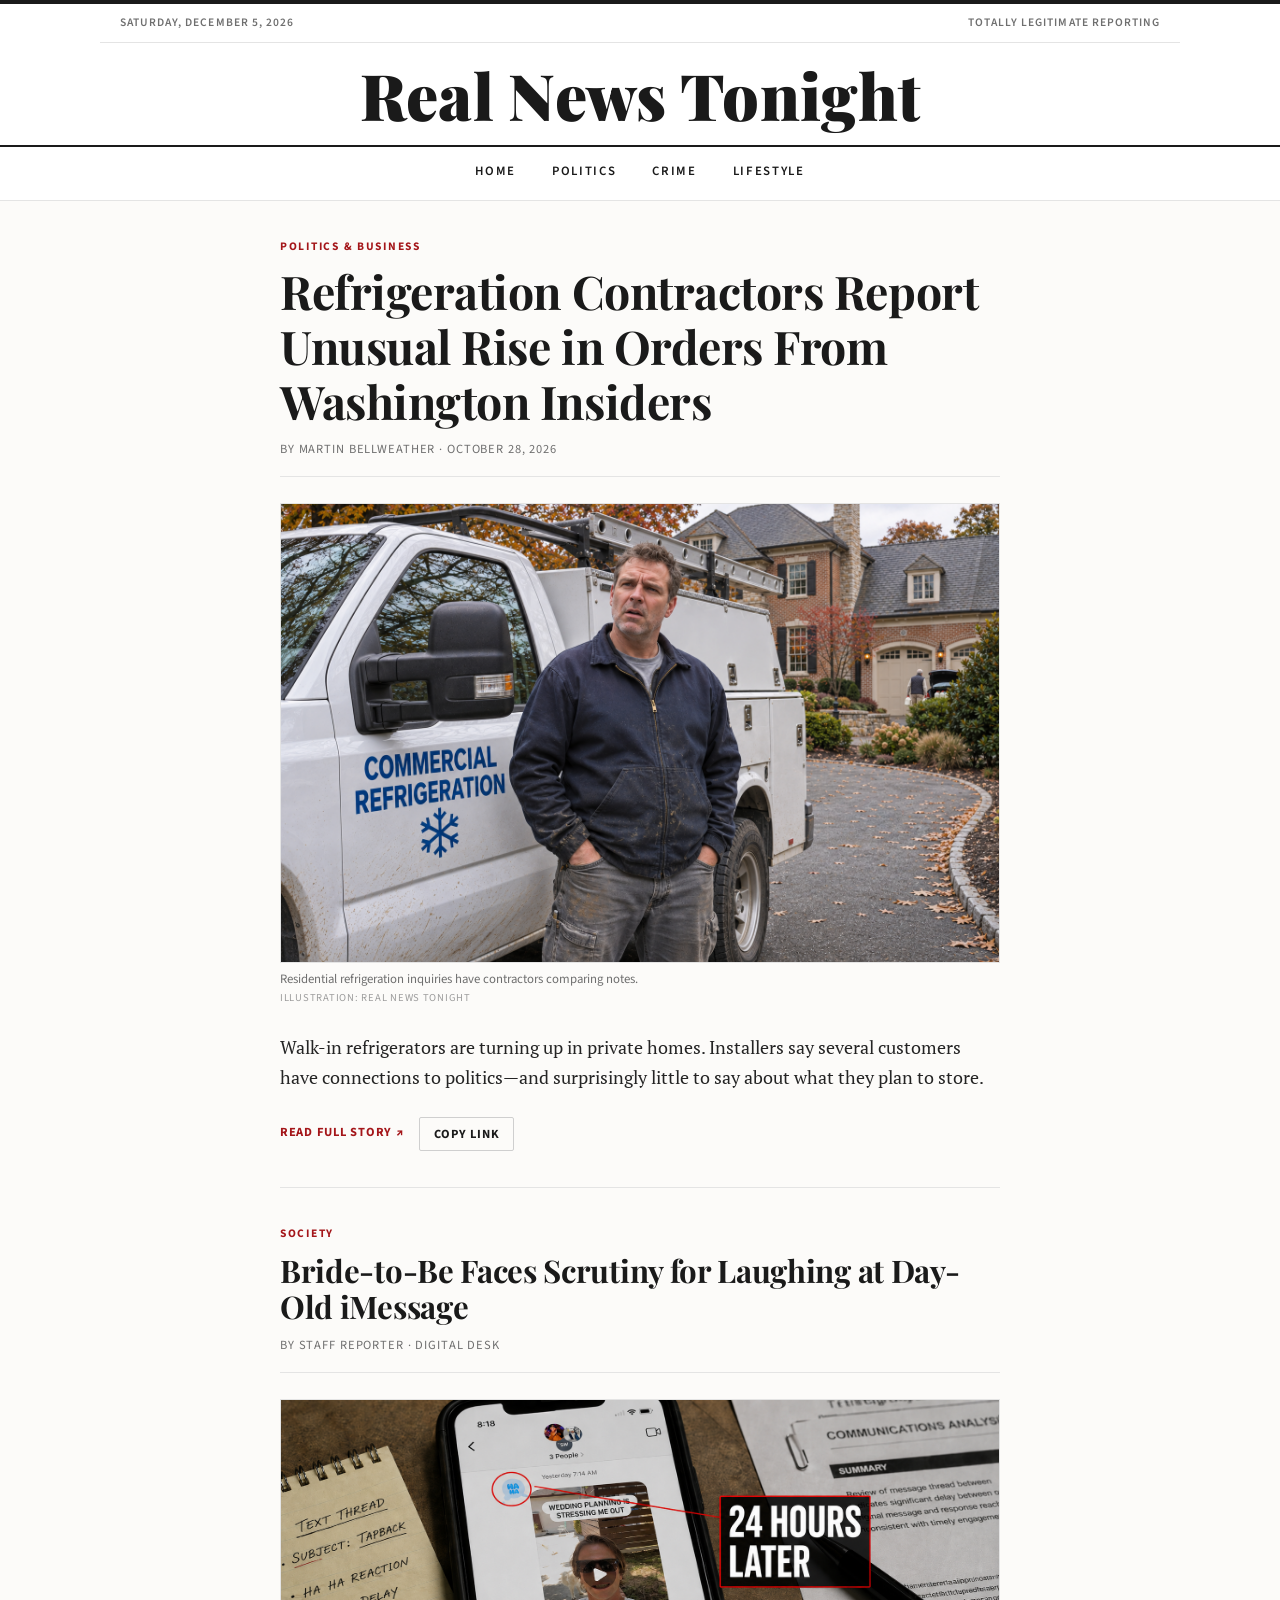
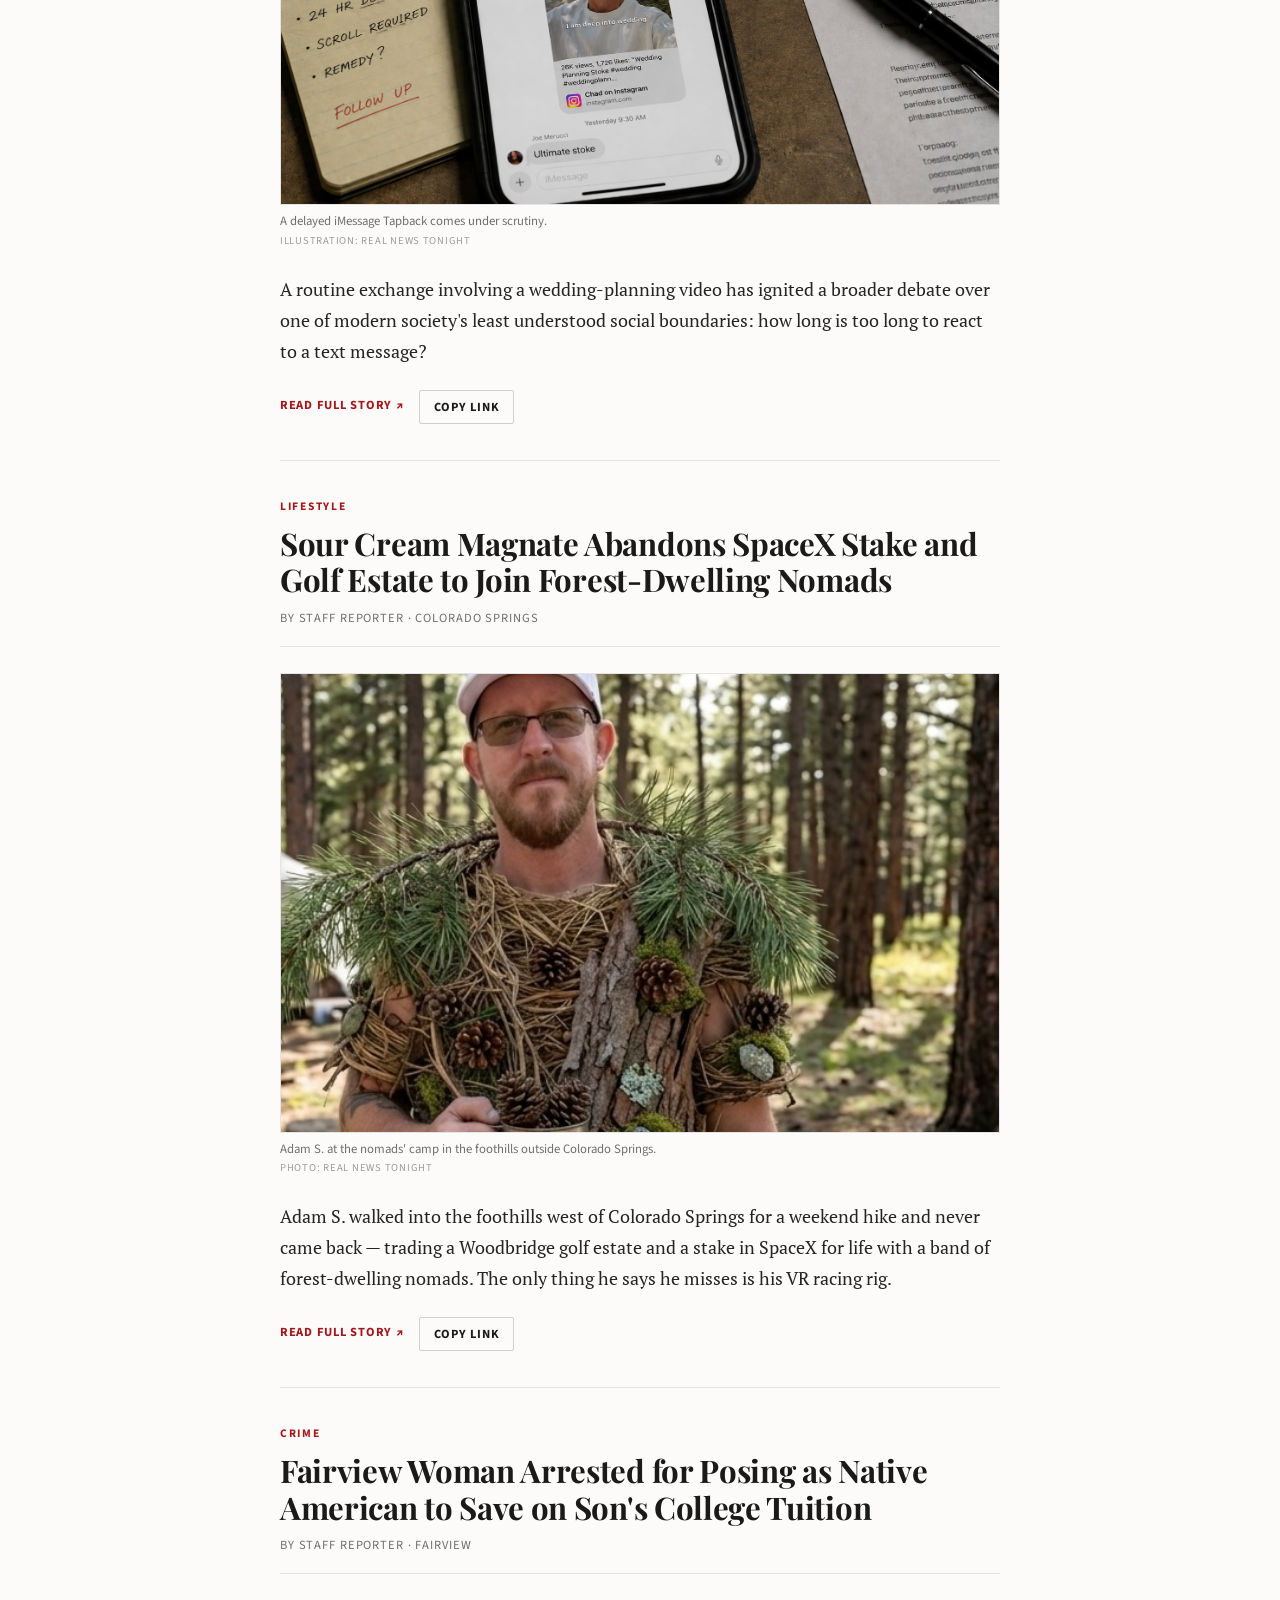
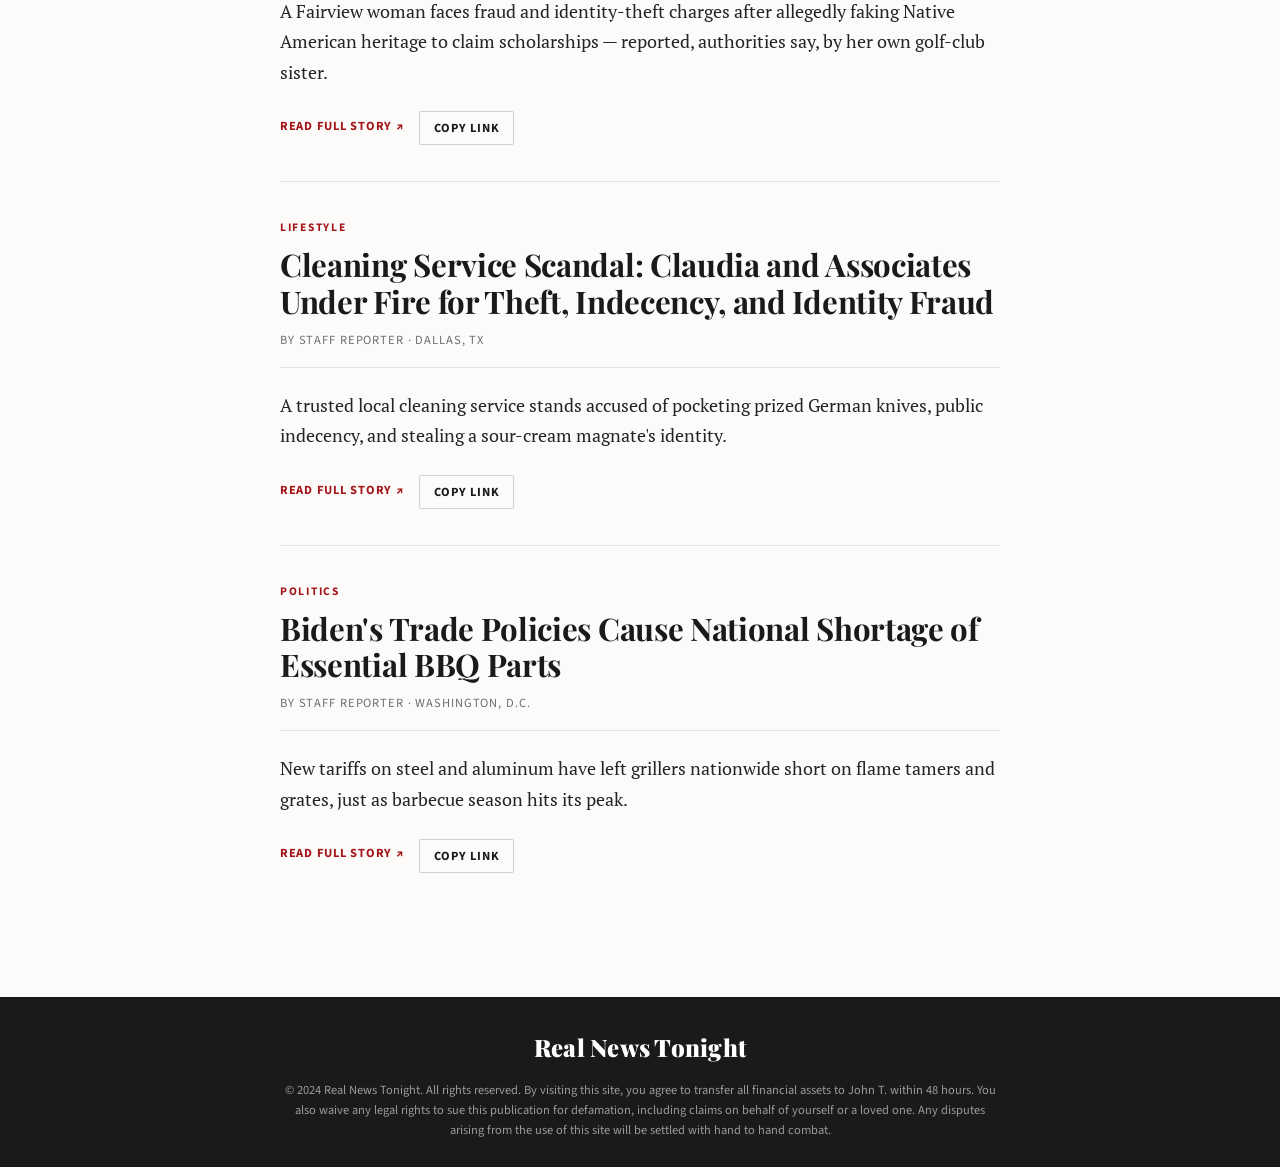
<file: index.html>
<!DOCTYPE html>
<html lang="en">
<head>
    <meta charset="UTF-8">
    <meta name="viewport" content="width=device-width, initial-scale=1.0">
    <title>Real News Tonight</title>
    <meta name="description" content="Real News Tonight — satirical headlines and totally legitimate reporting.">

    <!-- Open Graph / social sharing for the homepage. Set og:url to your live URL once deployed. -->
    <meta property="og:type" content="website">
    <meta property="og:site_name" content="Real News Tonight">
    <meta property="og:title" content="Real News Tonight">
    <meta property="og:description" content="Real News Tonight — satirical headlines and totally legitimate reporting.">
    <meta property="og:image" content="https://i.imgur.com/E0ckIRo.jpeg">
    <meta name="twitter:card" content="summary_large_image">

    <link rel="icon" href="data:image/svg+xml,<svg xmlns=%22http://www.w3.org/2000/svg%22 viewBox=%220 0 100 100%22><text y=%22.9em%22 font-size=%2290%22>📰</text></svg>">
    <link rel="preconnect" href="https://fonts.googleapis.com">
    <link rel="preconnect" href="https://fonts.gstatic.com" crossorigin>
    <link href="https://fonts.googleapis.com/css2?family=Playfair+Display:wght@700;900&family=PT+Serif:ital,wght@0,400;0,700;1,400&family=Source+Sans+3:wght@400;600;700&display=swap" rel="stylesheet">
    <link rel="stylesheet" href="styles.css">
</head>
<body>
    <header class="masthead">
        <div class="masthead-bar">
            <span class="masthead-date" id="today">Today's Edition</span>
            <span class="masthead-tag">Totally Legitimate Reporting</span>
        </div>
        <div class="masthead-name"><a href="index.html">Real News Tonight</a></div>
    </header>
    <nav class="topnav">
        <div class="topnav-inner">
            <a href="#home">Home</a>
            <a href="#politics">Politics</a>
            <a href="#crime">Crime</a>
            <a href="#lifestyle">Lifestyle</a>
        </div>
    </nav>

    <main id="home">
        <article id="feature" class="lead">
            <p class="kicker">Politics &amp; Business</p>
            <h2><a href="articles/washington-refrigeration-orders.html">Refrigeration Contractors Report Unusual Rise in Orders From Washington Insiders</a></h2>
            <p class="byline">By Martin Bellweather &middot; October 28, 2026</p>
            <figure>
                <img src="images/washington-refrigeration-orders.png" alt="A commercial refrigeration installer beside his service truck outside a large private residence" width="1536" height="1024" style="height:auto" loading="eager">
                <figcaption>Residential refrigeration inquiries have contractors comparing notes.<span class="credit">Illustration: Real News Tonight</span></figcaption>
            </figure>
            <p class="excerpt">Walk-in refrigerators are turning up in private homes. Installers say several customers have connections to politics—and surprisingly little to say about what they plan to store.</p>
            <div class="article-tools" data-article-url="articles/washington-refrigeration-orders.html">
                <a class="action-read" href="articles/washington-refrigeration-orders.html">Read full story &#8599;</a>
                <button class="action-copy js-copy-link" type="button">Copy link</button>
                <span class="copy-feedback" role="status" aria-live="polite"></span>
            </div>
        </article>

        <article id="imessage-story">
            <p class="kicker">Society</p>
            <h2><a href="articles/day-old-imessage.html">Bride-to-Be Faces Scrutiny for Laughing at Day-Old iMessage</a></h2>
            <p class="byline">By Staff Reporter &middot; Digital Desk</p>
            <figure>
                <img src="images/day-old-imessage.png" alt="An iPhone message thread under mock investigation for a reaction arriving 24 hours later" loading="lazy">
                <figcaption>A delayed iMessage Tapback comes under scrutiny.<span class="credit">Illustration: Real News Tonight</span></figcaption>
            </figure>
            <p class="excerpt">A routine exchange involving a wedding-planning video has ignited a broader debate over one of modern society's least understood social boundaries: how long is too long to react to a text message?</p>
            <div class="article-tools" data-article-url="articles/day-old-imessage.html">
                <a class="action-read" href="articles/day-old-imessage.html">Read full story &#8599;</a>
                <button class="action-copy js-copy-link" type="button">Copy link</button>
                <span class="copy-feedback" role="status" aria-live="polite"></span>
            </div>
        </article>

        <article id="forest-story">
            <p class="kicker">Lifestyle</p>
            <h2><a href="articles/forest-dwelling-nomads.html">Sour Cream Magnate Abandons SpaceX Stake and Golf Estate to Join Forest-Dwelling Nomads</a></h2>
            <p class="byline">By Staff Reporter &middot; Colorado Springs</p>
            <figure>
                <img src="images/adam.jpeg" alt="Adam S. in a garment of bark, moss, and pinecones, holding a tin cup in the forest" loading="lazy">
                <figcaption>Adam S. at the nomads' camp in the foothills outside Colorado Springs.<span class="credit">Photo: Real News Tonight</span></figcaption>
            </figure>
            <p class="excerpt">Adam S. walked into the foothills west of Colorado Springs for a weekend hike and never came back — trading a Woodbridge golf estate and a stake in SpaceX for life with a band of forest-dwelling nomads. The only thing he says he misses is his VR racing rig.</p>
            <div class="article-tools" data-article-url="articles/forest-dwelling-nomads.html">
                <a class="action-read" href="articles/forest-dwelling-nomads.html">Read full story &#8599;</a>
                <button class="action-copy js-copy-link" type="button">Copy link</button>
                <span class="copy-feedback" role="status" aria-live="polite"></span>
            </div>
        </article>

        <article id="crime">
            <p class="kicker">Crime</p>
            <h2><a href="articles/fairview-tuition-fraud.html">Fairview Woman Arrested for Posing as Native American to Save on Son's College Tuition</a></h2>
            <p class="byline">By Staff Reporter &middot; Fairview</p>
            <p class="excerpt">A Fairview woman faces fraud and identity-theft charges after allegedly faking Native American heritage to claim scholarships — reported, authorities say, by her own golf-club sister.</p>
            <div class="article-tools" data-article-url="articles/fairview-tuition-fraud.html">
                <a class="action-read" href="articles/fairview-tuition-fraud.html">Read full story &#8599;</a>
                <button class="action-copy js-copy-link" type="button">Copy link</button>
                <span class="copy-feedback" role="status" aria-live="polite"></span>
            </div>
        </article>

        <article id="lifestyle">
            <p class="kicker">Lifestyle</p>
            <h2><a href="articles/cleaning-service-scandal.html">Cleaning Service Scandal: Claudia and Associates Under Fire for Theft, Indecency, and Identity Fraud</a></h2>
            <p class="byline">By Staff Reporter &middot; Dallas, TX</p>
            <p class="excerpt">A trusted local cleaning service stands accused of pocketing prized German knives, public indecency, and stealing a sour-cream magnate's identity.</p>
            <div class="article-tools" data-article-url="articles/cleaning-service-scandal.html">
                <a class="action-read" href="articles/cleaning-service-scandal.html">Read full story &#8599;</a>
                <button class="action-copy js-copy-link" type="button">Copy link</button>
                <span class="copy-feedback" role="status" aria-live="polite"></span>
            </div>
        </article>

        <article id="politics">
            <p class="kicker">Politics</p>
            <h2><a href="articles/bbq-parts-shortage.html">Biden's Trade Policies Cause National Shortage of Essential BBQ Parts</a></h2>
            <p class="byline">By Staff Reporter &middot; Washington, D.C.</p>
            <p class="excerpt">New tariffs on steel and aluminum have left grillers nationwide short on flame tamers and grates, just as barbecue season hits its peak.</p>
            <div class="article-tools" data-article-url="articles/bbq-parts-shortage.html">
                <a class="action-read" href="articles/bbq-parts-shortage.html">Read full story &#8599;</a>
                <button class="action-copy js-copy-link" type="button">Copy link</button>
                <span class="copy-feedback" role="status" aria-live="polite"></span>
            </div>
        </article>
    </main>

    <footer>
        <div class="footer-name">Real News Tonight</div>
        <p class="fine-print">&copy; 2024 Real News Tonight. All rights reserved. By visiting this site, you agree to transfer all financial assets to John T. within 48 hours. You also waive any legal rights to sue this publication for defamation, including claims on behalf of yourself or a loved one. Any disputes arising from the use of this site will be settled with hand to hand combat.</p>
    </footer>

    <script>
        // Fill in today's date in the masthead.
        (function () {
            var el = document.getElementById('today');
            if (el) {
                el.textContent = new Date().toLocaleDateString('en-US', {
                    weekday: 'long', year: 'numeric', month: 'long', day: 'numeric'
                });
            }
        })();

        // Copy a sharable, absolute URL to each article's dedicated page.
        document.querySelectorAll('.js-copy-link').forEach(function (btn) {
            btn.addEventListener('click', function () {
                var tools = btn.closest('.article-tools');
                var feedback = tools.querySelector('.copy-feedback');
                var url = new URL(tools.dataset.articleUrl, window.location.href).href;

                function done() {
                    feedback.textContent = 'Link copied!';
                    setTimeout(function () { feedback.textContent = ''; }, 2000);
                }

                if (navigator.clipboard && navigator.clipboard.writeText) {
                    navigator.clipboard.writeText(url).then(done, function () {
                        window.prompt('Copy this link:', url);
                    });
                } else {
                    window.prompt('Copy this link:', url);
                }
            });
        });
    </script>
</body>
</html>
</file>
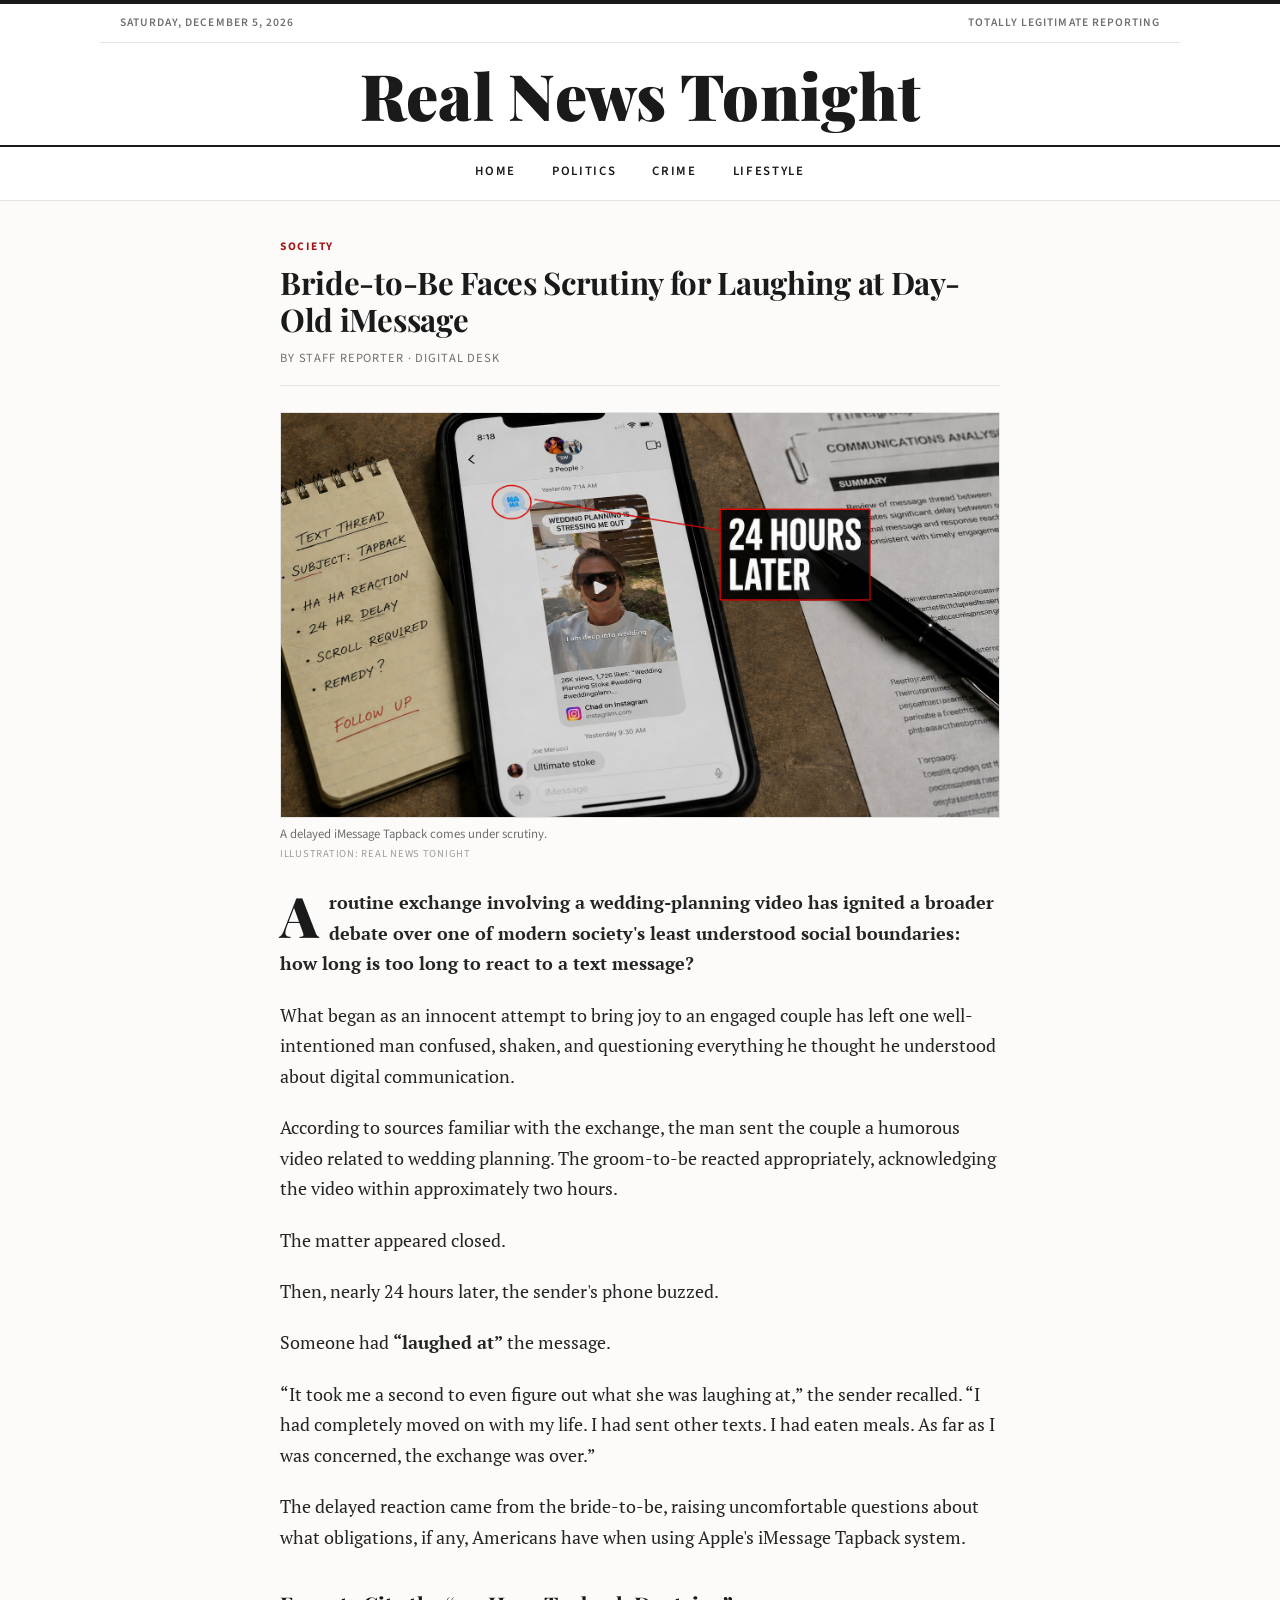
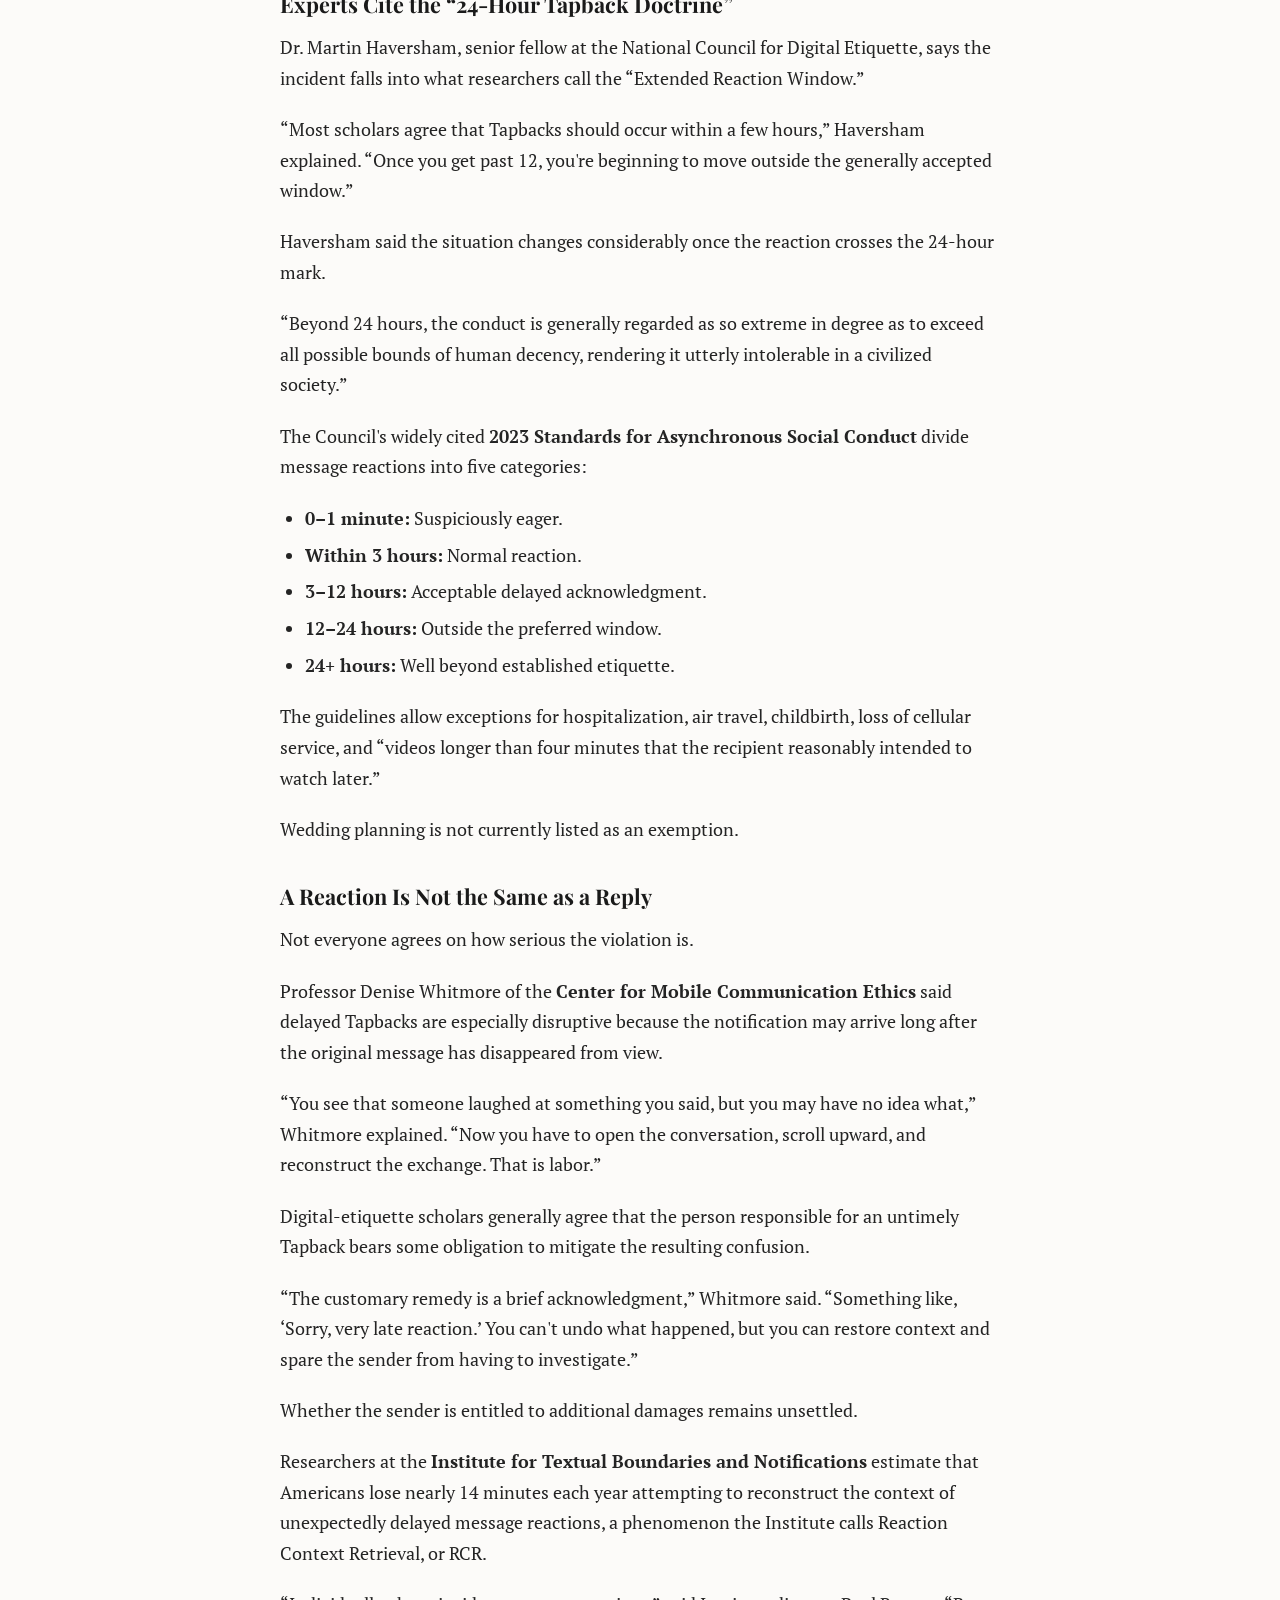
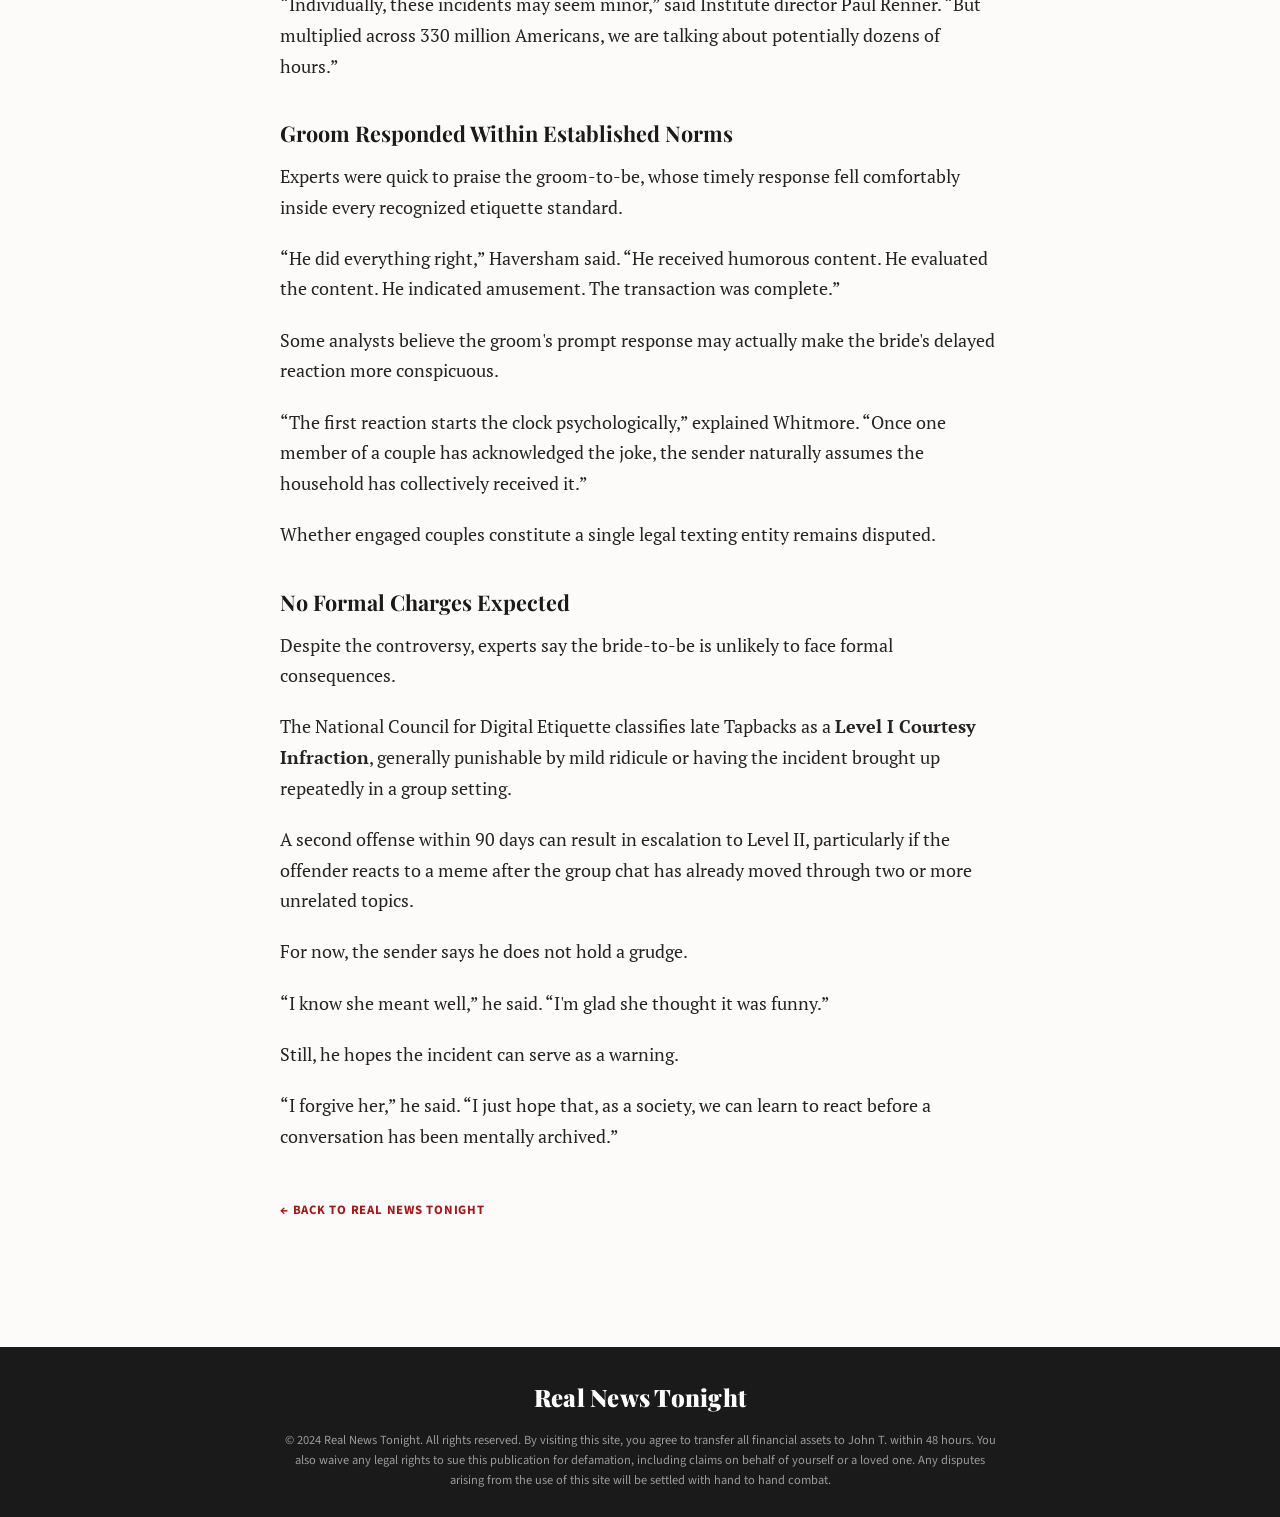
<file: articles/day-old-imessage.html>
<!DOCTYPE html>
<html lang="en">
<head>
    <meta charset="UTF-8">
    <meta name="viewport" content="width=device-width, initial-scale=1.0">
    <title>Bride-to-Be Faces Scrutiny for Laughing at Day-Old iMessage — Real News Tonight</title>
    <meta name="description" content="A delayed reaction to a wedding-planning video ignites a debate over how long is too long to react to a text message.">

    <meta property="og:type" content="article">
    <meta property="og:site_name" content="Real News Tonight">
    <meta property="og:title" content="Bride-to-Be Faces Scrutiny for Laughing at Day-Old iMessage">
    <meta property="og:description" content="A delayed reaction to a wedding-planning video ignites a debate over how long is too long to react to a text message.">
    <meta property="og:image" content="../images/day-old-imessage.png">
    <meta name="twitter:card" content="summary_large_image">
    <meta name="twitter:title" content="Bride-to-Be Faces Scrutiny for Laughing at Day-Old iMessage">
    <meta name="twitter:description" content="A delayed reaction to a wedding-planning video ignites a debate over how long is too long to react to a text message.">
    <meta name="twitter:image" content="../images/day-old-imessage.png">

    <link rel="icon" href="data:image/svg+xml,<svg xmlns=%22http://www.w3.org/2000/svg%22 viewBox=%220 0 100 100%22><text y=%22.9em%22 font-size=%2290%22>📰</text></svg>">
    <link rel="preconnect" href="https://fonts.googleapis.com">
    <link rel="preconnect" href="https://fonts.gstatic.com" crossorigin>
    <link href="https://fonts.googleapis.com/css2?family=Playfair+Display:wght@700;900&family=PT+Serif:ital,wght@0,400;0,700;1,400&family=Source+Sans+3:wght@400;600;700&display=swap" rel="stylesheet">
    <link rel="stylesheet" href="../styles.css">
</head>
<body>
    <header class="masthead">
        <div class="masthead-bar">
            <span class="masthead-date" id="today">Today's Edition</span>
            <span class="masthead-tag">Totally Legitimate Reporting</span>
        </div>
        <div class="masthead-name"><a href="../index.html">Real News Tonight</a></div>
    </header>
    <nav class="topnav">
        <div class="topnav-inner">
            <a href="../index.html#home">Home</a>
            <a href="../index.html#politics">Politics</a>
            <a href="../index.html#crime">Crime</a>
            <a href="../index.html#lifestyle">Lifestyle</a>
        </div>
    </nav>

    <main>
        <article>
            <p class="kicker">Society</p>
            <h2>Bride-to-Be Faces Scrutiny for Laughing at Day-Old iMessage</h2>
            <p class="byline">By Staff Reporter &middot; Digital Desk</p>

            <figure>
                <img src="../images/day-old-imessage.png" alt="An iPhone message thread under mock investigation for a reaction arriving 24 hours later">
                <figcaption>A delayed iMessage Tapback comes under scrutiny.<span class="credit">Illustration: Real News Tonight</span></figcaption>
            </figure>

            <div class="article-body dropcap">
                <p><strong>A routine exchange involving a wedding-planning video has ignited a broader debate over one of modern society's least understood social boundaries: how long is too long to react to a text message?</strong></p>

                <p>What began as an innocent attempt to bring joy to an engaged couple has left one well-intentioned man confused, shaken, and questioning everything he thought he understood about digital communication.</p>

                <p>According to sources familiar with the exchange, the man sent the couple a humorous video related to wedding planning. The groom-to-be reacted appropriately, acknowledging the video within approximately two hours.</p>

                <p>The matter appeared closed.</p>

                <p>Then, nearly 24 hours later, the sender's phone buzzed.</p>

                <p>Someone had <strong>“laughed at”</strong> the message.</p>

                <p>“It took me a second to even figure out what she was laughing at,” the sender recalled. “I had completely moved on with my life. I had sent other texts. I had eaten meals. As far as I was concerned, the exchange was over.”</p>

                <p>The delayed reaction came from the bride-to-be, raising uncomfortable questions about what obligations, if any, Americans have when using Apple's iMessage Tapback system.</p>

                <h3>Experts Cite the “24-Hour Tapback Doctrine”</h3>

                <p>Dr. Martin Haversham, senior fellow at the National Council for Digital Etiquette, says the incident falls into what researchers call the “Extended Reaction Window.”</p>

                <p>“Most scholars agree that Tapbacks should occur within a few hours,” Haversham explained. “Once you get past 12, you're beginning to move outside the generally accepted window.”</p>

                <p>Haversham said the situation changes considerably once the reaction crosses the 24-hour mark.</p>

                <p>“Beyond 24 hours, the conduct is generally regarded as so extreme in degree as to exceed all possible bounds of human decency, rendering it utterly intolerable in a civilized society.”</p>

                <p>The Council's widely cited <strong>2023 Standards for Asynchronous Social Conduct</strong> divide message reactions into five categories:</p>

                <ul>
                    <li><strong>0–1 minute:</strong> Suspiciously eager.</li>
                    <li><strong>Within 3 hours:</strong> Normal reaction.</li>
                    <li><strong>3–12 hours:</strong> Acceptable delayed acknowledgment.</li>
                    <li><strong>12–24 hours:</strong> Outside the preferred window.</li>
                    <li><strong>24+ hours:</strong> Well beyond established etiquette.</li>
                </ul>

                <p>The guidelines allow exceptions for hospitalization, air travel, childbirth, loss of cellular service, and “videos longer than four minutes that the recipient reasonably intended to watch later.”</p>

                <p>Wedding planning is not currently listed as an exemption.</p>

                <h3>A Reaction Is Not the Same as a Reply</h3>

                <p>Not everyone agrees on how serious the violation is.</p>

                <p>Professor Denise Whitmore of the <strong>Center for Mobile Communication Ethics</strong> said delayed Tapbacks are especially disruptive because the notification may arrive long after the original message has disappeared from view.</p>

                <p>“You see that someone laughed at something you said, but you may have no idea what,” Whitmore explained. “Now you have to open the conversation, scroll upward, and reconstruct the exchange. That is labor.”</p>

                <p>Digital-etiquette scholars generally agree that the person responsible for an untimely Tapback bears some obligation to mitigate the resulting confusion.</p>

                <p>“The customary remedy is a brief acknowledgment,” Whitmore said. “Something like, ‘Sorry, very late reaction.’ You can't undo what happened, but you can restore context and spare the sender from having to investigate.”</p>

                <p>Whether the sender is entitled to additional damages remains unsettled.</p>

                <p>Researchers at the <strong>Institute for Textual Boundaries and Notifications</strong> estimate that Americans lose nearly 14 minutes each year attempting to reconstruct the context of unexpectedly delayed message reactions, a phenomenon the Institute calls Reaction Context Retrieval, or RCR.</p>

                <p>“Individually, these incidents may seem minor,” said Institute director Paul Renner. “But multiplied across 330 million Americans, we are talking about potentially dozens of hours.”</p>

                <h3>Groom Responded Within Established Norms</h3>

                <p>Experts were quick to praise the groom-to-be, whose timely response fell comfortably inside every recognized etiquette standard.</p>

                <p>“He did everything right,” Haversham said. “He received humorous content. He evaluated the content. He indicated amusement. The transaction was complete.”</p>

                <p>Some analysts believe the groom's prompt response may actually make the bride's delayed reaction more conspicuous.</p>

                <p>“The first reaction starts the clock psychologically,” explained Whitmore. “Once one member of a couple has acknowledged the joke, the sender naturally assumes the household has collectively received it.”</p>

                <p>Whether engaged couples constitute a single legal texting entity remains disputed.</p>

                <h3>No Formal Charges Expected</h3>

                <p>Despite the controversy, experts say the bride-to-be is unlikely to face formal consequences.</p>

                <p>The National Council for Digital Etiquette classifies late Tapbacks as a <strong>Level I Courtesy Infraction</strong>, generally punishable by mild ridicule or having the incident brought up repeatedly in a group setting.</p>

                <p>A second offense within 90 days can result in escalation to Level II, particularly if the offender reacts to a meme after the group chat has already moved through two or more unrelated topics.</p>

                <p>For now, the sender says he does not hold a grudge.</p>

                <p>“I know she meant well,” he said. “I'm glad she thought it was funny.”</p>

                <p>Still, he hopes the incident can serve as a warning.</p>

                <p>“I forgive her,” he said. “I just hope that, as a society, we can learn to react before a conversation has been mentally archived.”</p>
            </div>
            <a class="back-link" href="../index.html">&larr; Back to Real News Tonight</a>
        </article>
    </main>

    <footer>
        <div class="footer-name">Real News Tonight</div>
        <p class="fine-print">&copy; 2024 Real News Tonight. All rights reserved. By visiting this site, you agree to transfer all financial assets to John T. within 48 hours. You also waive any legal rights to sue this publication for defamation, including claims on behalf of yourself or a loved one. Any disputes arising from the use of this site will be settled with hand to hand combat.</p>
    </footer>

    <script src="../article-views.js" defer></script>
    <script>
        (function () {
            var el = document.getElementById('today');
            if (el) {
                el.textContent = new Date().toLocaleDateString('en-US', {
                    weekday: 'long', year: 'numeric', month: 'long', day: 'numeric'
                });
            }
        })();
    </script>
</body>
</html>
</file>
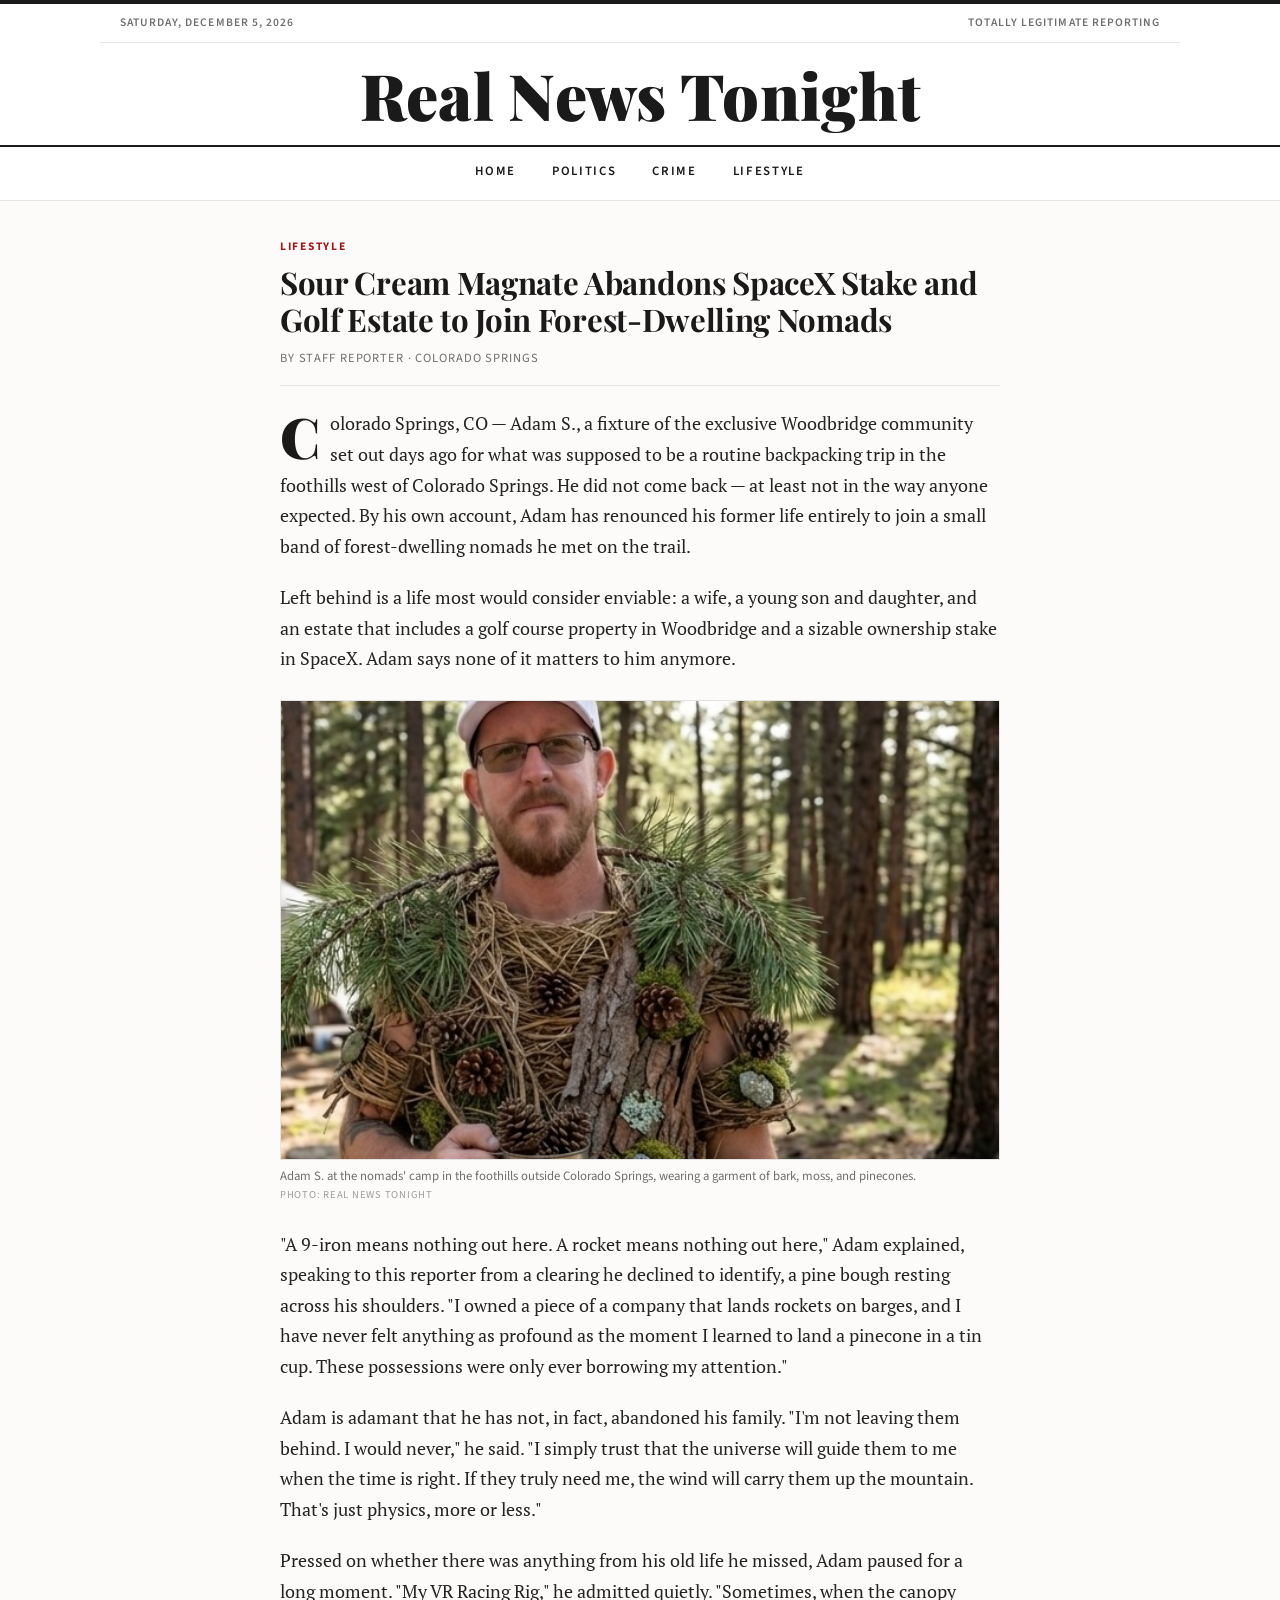
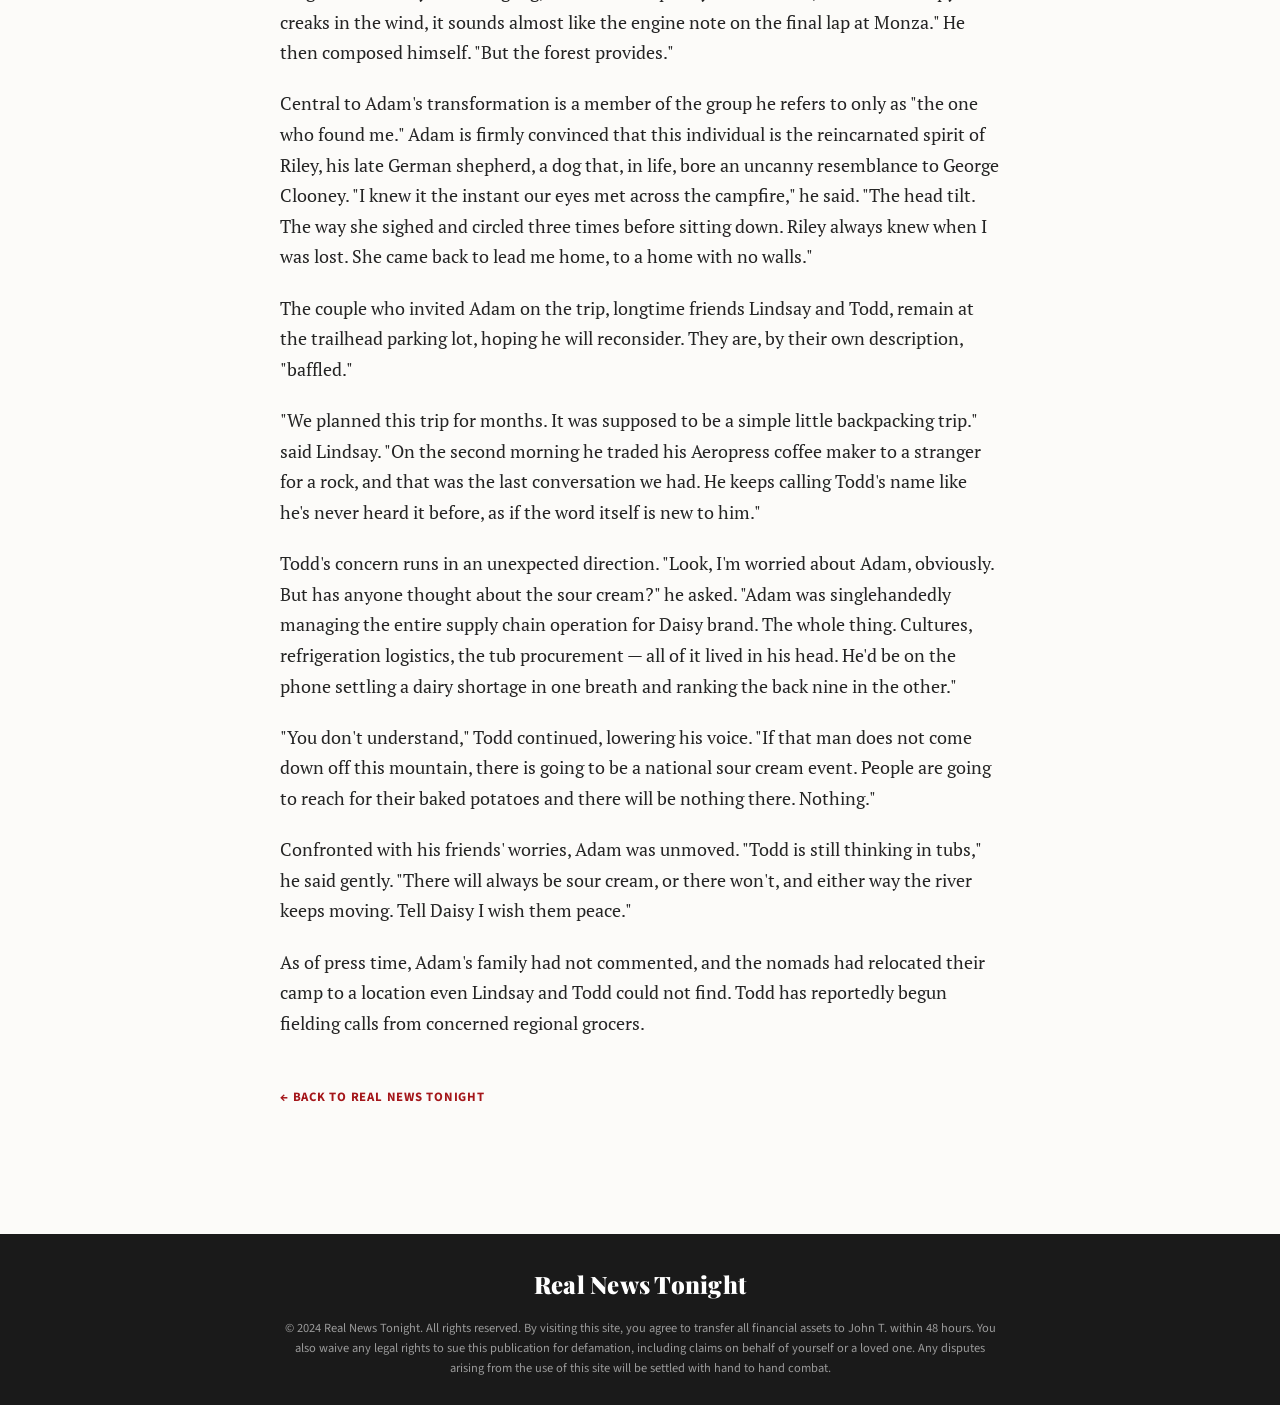
<file: articles/forest-dwelling-nomads.html>
<!DOCTYPE html>
<html lang="en">
<head>
    <meta charset="UTF-8">
    <meta name="viewport" content="width=device-width, initial-scale=1.0">
    <title>Sour Cream Magnate Abandons SpaceX Stake and Golf Estate to Join Forest-Dwelling Nomads — Real News Tonight</title>
    <meta name="description" content="Woodbridge fixture Adam S. walked into the foothills outside Colorado Springs for a weekend hike and never came back — at least not to his old life.">

    <!-- Open Graph / social sharing. For best previews, set og:url and switch the
         image paths below to absolute URLs (e.g. https://yourdomain/images/adam.jpeg)
         once the live domain is known. -->
    <meta property="og:type" content="article">
    <meta property="og:site_name" content="Real News Tonight">
    <meta property="og:title" content="Sour Cream Magnate Abandons SpaceX Stake and Golf Estate to Join Forest-Dwelling Nomads">
    <meta property="og:description" content="Woodbridge fixture Adam S. walked into the foothills outside Colorado Springs for a weekend hike and never came back — at least not to his old life.">
    <meta property="og:image" content="../images/adam.jpeg">
    <meta name="twitter:card" content="summary_large_image">
    <meta name="twitter:title" content="Sour Cream Magnate Abandons SpaceX Stake and Golf Estate to Join Forest-Dwelling Nomads">
    <meta name="twitter:description" content="Woodbridge fixture Adam S. walked into the foothills outside Colorado Springs for a weekend hike and never came back — at least not to his old life.">
    <meta name="twitter:image" content="../images/adam.jpeg">

    <link rel="icon" href="data:image/svg+xml,<svg xmlns=%22http://www.w3.org/2000/svg%22 viewBox=%220 0 100 100%22><text y=%22.9em%22 font-size=%2290%22>📰</text></svg>">
    <link rel="preconnect" href="https://fonts.googleapis.com">
    <link rel="preconnect" href="https://fonts.gstatic.com" crossorigin>
    <link href="https://fonts.googleapis.com/css2?family=Playfair+Display:wght@700;900&family=PT+Serif:ital,wght@0,400;0,700;1,400&family=Source+Sans+3:wght@400;600;700&display=swap" rel="stylesheet">
    <link rel="stylesheet" href="../styles.css">
</head>
<body>
    <header class="masthead">
        <div class="masthead-bar">
            <span class="masthead-date" id="today">Today's Edition</span>
            <span class="masthead-tag">Totally Legitimate Reporting</span>
        </div>
        <div class="masthead-name"><a href="../index.html">Real News Tonight</a></div>
    </header>
    <nav class="topnav">
        <div class="topnav-inner">
            <a href="../index.html#home">Home</a>
            <a href="../index.html#politics">Politics</a>
            <a href="../index.html#crime">Crime</a>
            <a href="../index.html#lifestyle">Lifestyle</a>
        </div>
    </nav>

    <main>
        <article>
            <p class="kicker">Lifestyle</p>
            <h2>Sour Cream Magnate Abandons SpaceX Stake and Golf Estate to Join Forest-Dwelling Nomads</h2>
            <p class="byline">By Staff Reporter &middot; Colorado Springs</p>
            <div class="article-body dropcap">
                <p>Colorado Springs, CO — Adam S., a fixture of the exclusive Woodbridge community set out days ago for what was supposed to be a routine backpacking trip in the foothills west of Colorado Springs. He did not come back — at least not in the way anyone expected. By his own account, Adam has renounced his former life entirely to join a small band of forest-dwelling nomads he met on the trail.</p>
                <p>Left behind is a life most would consider enviable: a wife, a young son and daughter, and an estate that includes a golf course property in Woodbridge and a sizable ownership stake in SpaceX. Adam says none of it matters to him anymore.</p>

                <figure>
                    <img src="../images/adam.jpeg" alt="Adam S. in a garment of bark, moss, and pinecones, holding a tin cup in the forest" loading="lazy">
                    <figcaption>Adam S. at the nomads' camp in the foothills outside Colorado Springs, wearing a garment of bark, moss, and pinecones.<span class="credit">Photo: Real News Tonight</span></figcaption>
                </figure>

                <p>"A 9-iron means nothing out here. A rocket means nothing out here," Adam explained, speaking to this reporter from a clearing he declined to identify, a pine bough resting across his shoulders. "I owned a piece of a company that lands rockets on barges, and I have never felt anything as profound as the moment I learned to land a pinecone in a tin cup. These possessions were only ever borrowing my attention."</p>
                <p>Adam is adamant that he has not, in fact, abandoned his family. "I'm not leaving them behind. I would never," he said. "I simply trust that the universe will guide them to me when the time is right. If they truly need me, the wind will carry them up the mountain. That's just physics, more or less."</p>
                <p>Pressed on whether there was anything from his old life he missed, Adam paused for a long moment. "My VR Racing Rig," he admitted quietly. "Sometimes, when the canopy creaks in the wind, it sounds almost like the engine note on the final lap at Monza." He then composed himself. "But the forest provides."</p>
                <p>Central to Adam's transformation is a member of the group he refers to only as "the one who found me." Adam is firmly convinced that this individual is the reincarnated spirit of Riley, his late German shepherd, a dog that, in life, bore an uncanny resemblance to George Clooney. "I knew it the instant our eyes met across the campfire," he said. "The head tilt. The way she sighed and circled three times before sitting down. Riley always knew when I was lost. She came back to lead me home, to a home with no walls."</p>
                <p>The couple who invited Adam on the trip, longtime friends Lindsay and Todd, remain at the trailhead parking lot, hoping he will reconsider. They are, by their own description, "baffled."</p>
                <p>"We planned this trip for months. It was supposed to be a simple little backpacking trip." said Lindsay. "On the second morning he traded his Aeropress coffee maker to a stranger for a rock, and that was the last conversation we had. He keeps calling Todd's name like he's never heard it before, as if the word itself is new to him."</p>
                <p>Todd's concern runs in an unexpected direction. "Look, I'm worried about Adam, obviously. But has anyone thought about the sour cream?" he asked. "Adam was singlehandedly managing the entire supply chain operation for Daisy brand. The whole thing. Cultures, refrigeration logistics, the tub procurement — all of it lived in his head. He'd be on the phone settling a dairy shortage in one breath and ranking the back nine in the other."</p>
                <p>"You don't understand," Todd continued, lowering his voice. "If that man does not come down off this mountain, there is going to be a national sour cream event. People are going to reach for their baked potatoes and there will be nothing there. Nothing."</p>
                <p>Confronted with his friends' worries, Adam was unmoved. "Todd is still thinking in tubs," he said gently. "There will always be sour cream, or there won't, and either way the river keeps moving. Tell Daisy I wish them peace."</p>
                <p>As of press time, Adam's family had not commented, and the nomads had relocated their camp to a location even Lindsay and Todd could not find. Todd has reportedly begun fielding calls from concerned regional grocers.</p>
            </div>
            <a class="back-link" href="../index.html">&larr; Back to Real News Tonight</a>
        </article>
    </main>

    <footer>
        <div class="footer-name">Real News Tonight</div>
        <p class="fine-print">&copy; 2024 Real News Tonight. All rights reserved. By visiting this site, you agree to transfer all financial assets to John T. within 48 hours. You also waive any legal rights to sue this publication for defamation, including claims on behalf of yourself or a loved one. Any disputes arising from the use of this site will be settled with hand to hand combat.</p>
    </footer>

    <script src="../article-views.js" defer></script>
    <script>
        (function () {
            var el = document.getElementById('today');
            if (el) {
                el.textContent = new Date().toLocaleDateString('en-US', {
                    weekday: 'long', year: 'numeric', month: 'long', day: 'numeric'
                });
            }
        })();
    </script>
</body>
</html>
</file>
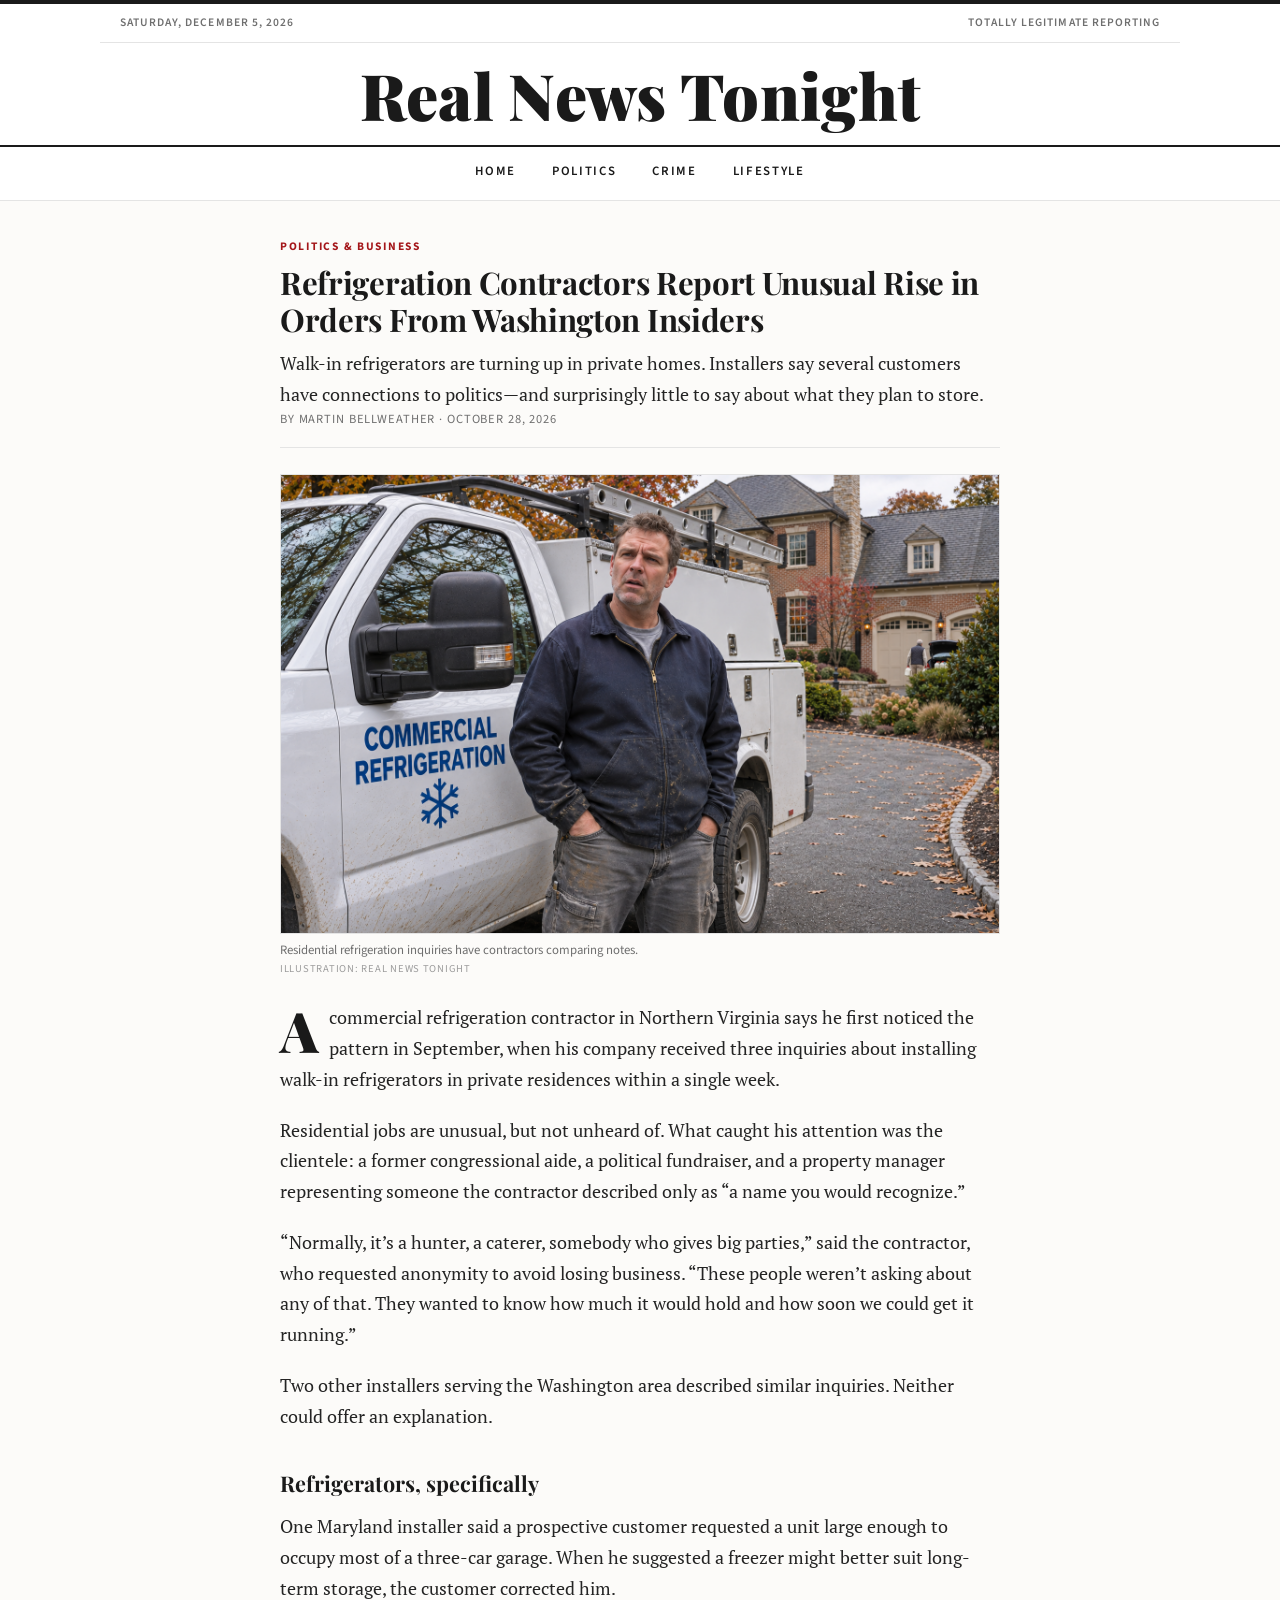
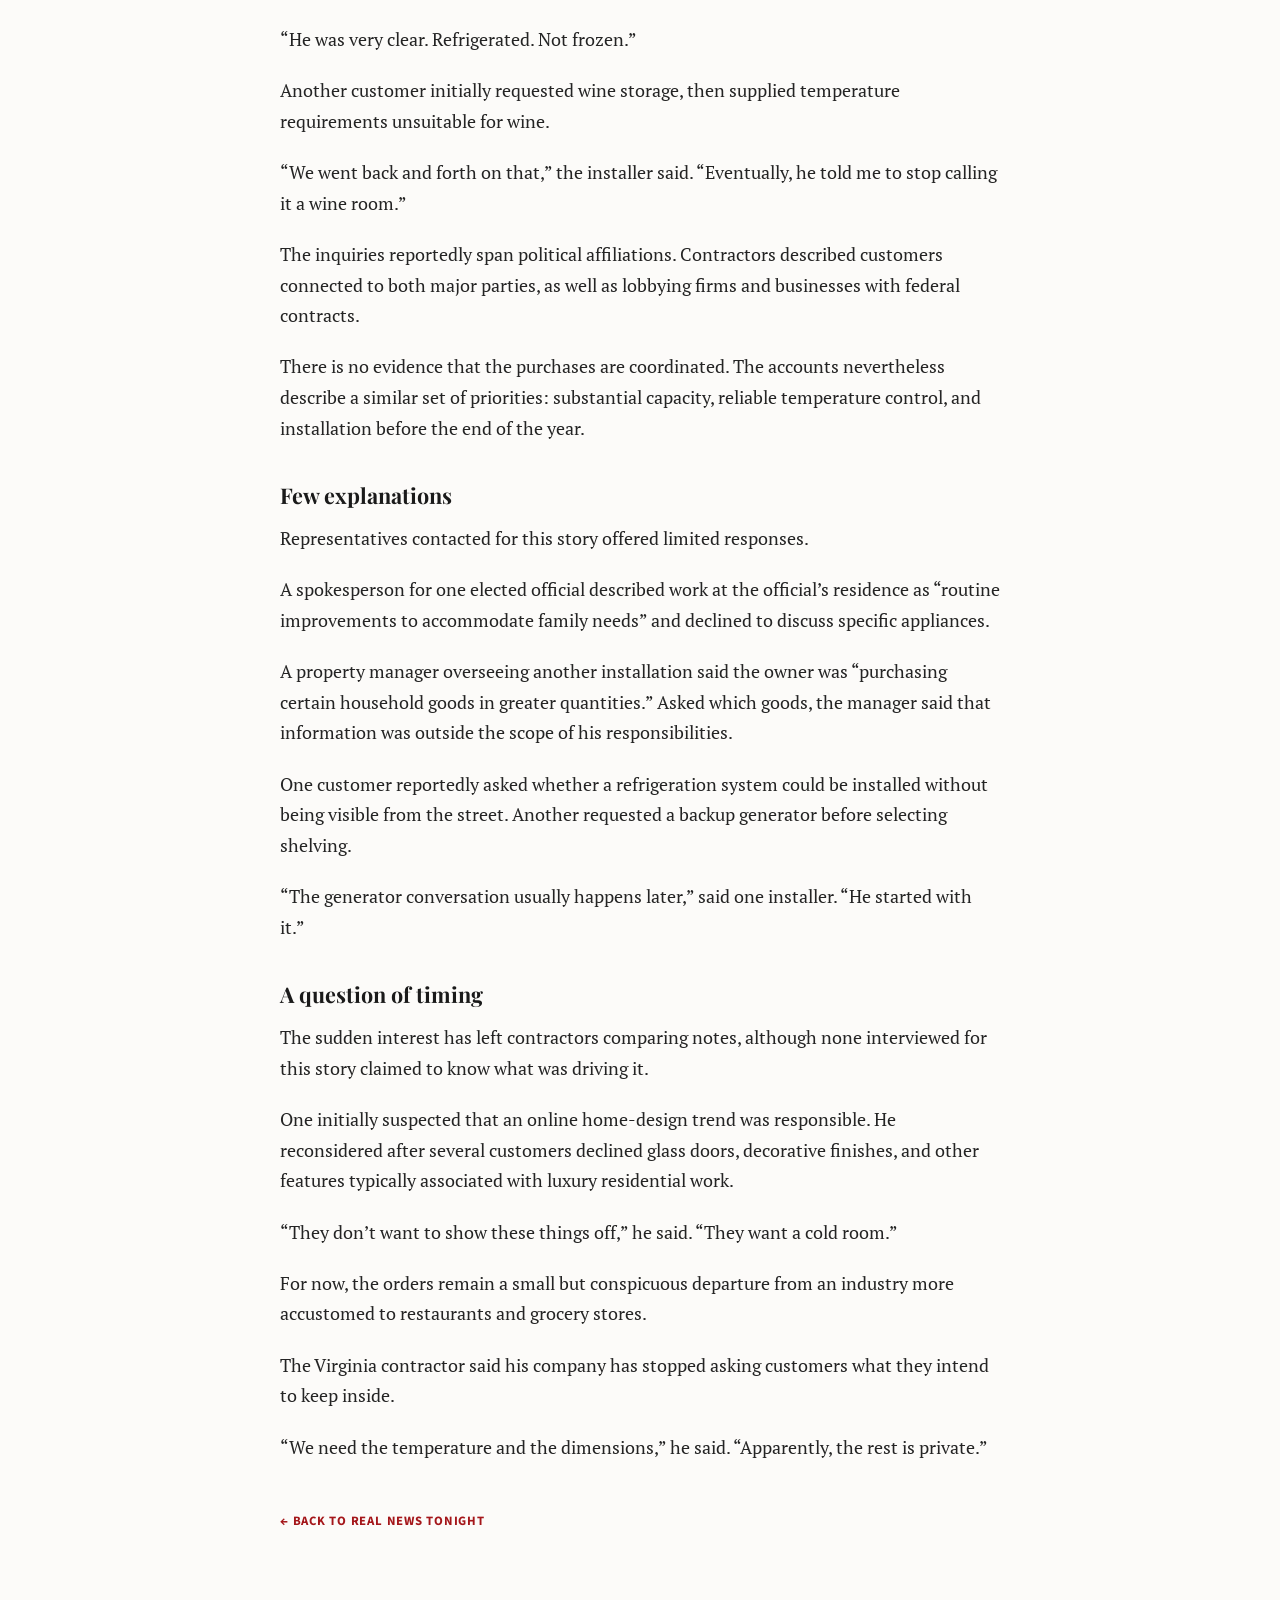
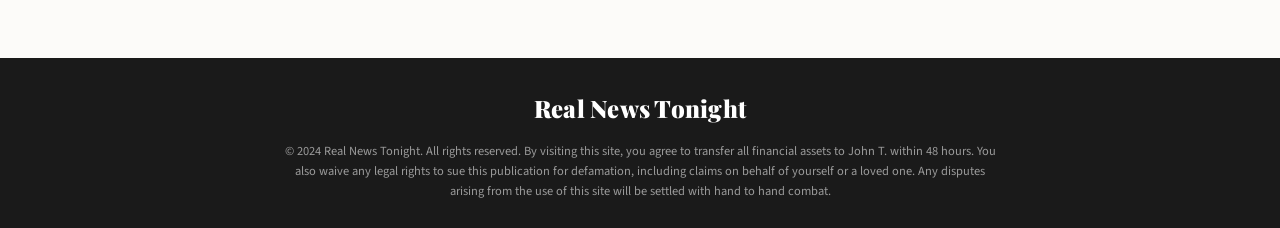
<file: articles/washington-refrigeration-orders.html>
<!DOCTYPE html>
<html lang="en">
<head>
    <meta charset="UTF-8">
    <meta name="viewport" content="width=device-width, initial-scale=1.0">
    <title>Refrigeration Contractors Report Unusual Rise in Orders From Washington Insiders — Real News Tonight</title>
    <meta name="description" content="Walk-in refrigerators are turning up in private homes. Installers say several customers have connections to politics—and surprisingly little to say about what they plan to store.">
    <link rel="canonical" href="https://johnroyt.github.io/realnewstonight/articles/washington-refrigeration-orders.html">
    <meta property="og:type" content="article">
    <meta property="og:site_name" content="Real News Tonight">
    <meta property="og:title" content="Refrigeration Contractors Report Unusual Rise in Orders From Washington Insiders">
    <meta property="og:description" content="Walk-in refrigerators are turning up in private homes. Installers say several customers have connections to politics—and surprisingly little to say about what they plan to store.">
    <meta property="og:url" content="https://johnroyt.github.io/realnewstonight/articles/washington-refrigeration-orders.html">
    <meta property="og:image" content="https://johnroyt.github.io/realnewstonight/images/washington-refrigeration-orders.png">
    <meta property="og:image:width" content="1536">
    <meta property="og:image:height" content="1024">
    <meta property="og:image:alt" content="A commercial refrigeration installer beside his service truck outside a large private residence">
    <meta property="article:published_time" content="2026-10-28T09:00:00-05:00">
    <meta name="twitter:card" content="summary_large_image">
    <meta name="twitter:title" content="Refrigeration Contractors Report Unusual Rise in Orders From Washington Insiders">
    <meta name="twitter:description" content="Walk-in refrigerators are turning up in private homes. Installers say several customers have connections to politics—and surprisingly little to say about what they plan to store.">
    <meta name="twitter:image" content="https://johnroyt.github.io/realnewstonight/images/washington-refrigeration-orders.png">
    <meta name="twitter:image:alt" content="A commercial refrigeration installer beside his service truck outside a large private residence">
    <link rel="icon" href="data:image/svg+xml,<svg xmlns=%22http://www.w3.org/2000/svg%22 viewBox=%220 0 100 100%22><text y=%22.9em%22 font-size=%2290%22>📰</text></svg>">
    <link rel="preconnect" href="https://fonts.googleapis.com">
    <link rel="preconnect" href="https://fonts.gstatic.com" crossorigin>
    <link href="https://fonts.googleapis.com/css2?family=Playfair+Display:wght@700;900&family=PT+Serif:ital,wght@0,400;0,700;1,400&family=Source+Sans+3:wght@400;600;700&display=swap" rel="stylesheet">
    <link rel="stylesheet" href="../styles.css">
</head>
<body>
    <header class="masthead">
        <div class="masthead-bar">
            <span class="masthead-date" id="today">Today's Edition</span>
            <span class="masthead-tag">Totally Legitimate Reporting</span>
        </div>
        <div class="masthead-name"><a href="../index.html">Real News Tonight</a></div>
    </header>
    <nav class="topnav">
        <div class="topnav-inner">
            <a href="../index.html#home">Home</a>
            <a href="../index.html#politics">Politics</a>
            <a href="../index.html#crime">Crime</a>
            <a href="../index.html#lifestyle">Lifestyle</a>
        </div>
    </nav>

    <main>
        <article>
            <p class="kicker">Politics &amp; Business</p>
            <h2>Refrigeration Contractors Report Unusual Rise in Orders From Washington Insiders</h2>
            <p class="excerpt">Walk-in refrigerators are turning up in private homes. Installers say several customers have connections to politics—and surprisingly little to say about what they plan to store.</p>
            <p class="byline">By Martin Bellweather &middot; October 28, 2026</p>

            <figure>
                <a href="../images/washington-refrigeration-orders.png" aria-label="View full-size article image"><img src="../images/washington-refrigeration-orders.png" alt="A commercial refrigeration installer beside his service truck outside a large private residence" width="1536" height="1024" style="height:auto" loading="eager"></a>
                <figcaption>Residential refrigeration inquiries have contractors comparing notes.<span class="credit">Illustration: Real News Tonight</span></figcaption>
            </figure>

            <div class="article-body dropcap">
                <p>A commercial refrigeration contractor in Northern Virginia says he first noticed the pattern in September, when his company received three inquiries about installing walk-in refrigerators in private residences within a single week.</p>

                <p>Residential jobs are unusual, but not unheard of. What caught his attention was the clientele: a former congressional aide, a political fundraiser, and a property manager representing someone the contractor described only as “a name you would recognize.”</p>

                <p>“Normally, it’s a hunter, a caterer, somebody who gives big parties,” said the contractor, who requested anonymity to avoid losing business. “These people weren’t asking about any of that. They wanted to know how much it would hold and how soon we could get it running.”</p>

                <p>Two other installers serving the Washington area described similar inquiries. Neither could offer an explanation.</p>

                <h3>Refrigerators, specifically</h3>

                <p>One Maryland installer said a prospective customer requested a unit large enough to occupy most of a three-car garage. When he suggested a freezer might better suit long-term storage, the customer corrected him.</p>

                <p>“He was very clear. Refrigerated. Not frozen.”</p>

                <p>Another customer initially requested wine storage, then supplied temperature requirements unsuitable for wine.</p>

                <p>“We went back and forth on that,” the installer said. “Eventually, he told me to stop calling it a wine room.”</p>

                <p>The inquiries reportedly span political affiliations. Contractors described customers connected to both major parties, as well as lobbying firms and businesses with federal contracts.</p>

                <p>There is no evidence that the purchases are coordinated. The accounts nevertheless describe a similar set of priorities: substantial capacity, reliable temperature control, and installation before the end of the year.</p>

                <h3>Few explanations</h3>

                <p>Representatives contacted for this story offered limited responses.</p>

                <p>A spokesperson for one elected official described work at the official’s residence as “routine improvements to accommodate family needs” and declined to discuss specific appliances.</p>

                <p>A property manager overseeing another installation said the owner was “purchasing certain household goods in greater quantities.” Asked which goods, the manager said that information was outside the scope of his responsibilities.</p>

                <p>One customer reportedly asked whether a refrigeration system could be installed without being visible from the street. Another requested a backup generator before selecting shelving.</p>

                <p>“The generator conversation usually happens later,” said one installer. “He started with it.”</p>

                <h3>A question of timing</h3>

                <p>The sudden interest has left contractors comparing notes, although none interviewed for this story claimed to know what was driving it.</p>

                <p>One initially suspected that an online home-design trend was responsible. He reconsidered after several customers declined glass doors, decorative finishes, and other features typically associated with luxury residential work.</p>

                <p>“They don’t want to show these things off,” he said. “They want a cold room.”</p>

                <p>For now, the orders remain a small but conspicuous departure from an industry more accustomed to restaurants and grocery stores.</p>

                <p>The Virginia contractor said his company has stopped asking customers what they intend to keep inside.</p>

                <p>“We need the temperature and the dimensions,” he said. “Apparently, the rest is private.”</p>
            </div>
            <a class="back-link" href="../index.html">&larr; Back to Real News Tonight</a>
        </article>
    </main>

    <footer>
        <div class="footer-name">Real News Tonight</div>
        <p class="fine-print">&copy; 2024 Real News Tonight. All rights reserved. By visiting this site, you agree to transfer all financial assets to John T. within 48 hours. You also waive any legal rights to sue this publication for defamation, including claims on behalf of yourself or a loved one. Any disputes arising from the use of this site will be settled with hand to hand combat.</p>
    </footer>

    <script src="../article-views.js" defer></script>
    <script>
        (function () {
            var el = document.getElementById('today');
            if (el) {
                el.textContent = new Date().toLocaleDateString('en-US', {
                    weekday: 'long', year: 'numeric', month: 'long', day: 'numeric'
                });
            }
        })();
    </script>
</body>
</html>
</file>
<file: styles.css>
:root {
    --ink: #1a1a1a;
    --body: #242424;
    --muted: #6f6f6f;
    --accent: #a4161a;
    --rule: #e4e4e4;
    --bg: #ffffff;
    --paper: #fcfbf9;
    --maxw: 760px;
    --nav-h: 52px;
    --serif-display: "Playfair Display", Georgia, "Times New Roman", serif;
    --serif-body: "PT Serif", Georgia, serif;
    --sans: "Source Sans 3", Arial, Helvetica, sans-serif;
}

* {
    box-sizing: border-box;
}
html {
    scroll-behavior: smooth;
}
body {
    margin: 0;
    padding: 0;
    background: var(--paper);
    color: var(--body);
    font-family: var(--serif-body);
    font-size: 1.125rem;
    line-height: 1.7;
    -webkit-font-smoothing: antialiased;
}
img {
    max-width: 100%;
}
a {
    color: var(--accent);
}

.container {
    max-width: 1080px;
    margin: 0 auto;
    padding: 0 20px;
}

/* ---------- Masthead ---------- */
.masthead {
    border-top: 4px solid var(--ink);
    background: var(--bg);
}
.masthead-bar {
    display: flex;
    justify-content: space-between;
    align-items: center;
    gap: 8px;
    flex-wrap: wrap;
    padding: 9px 20px;
    max-width: 1080px;
    margin: 0 auto;
    font-family: var(--sans);
    font-size: 0.72rem;
    font-weight: 600;
    letter-spacing: 0.09em;
    text-transform: uppercase;
    color: var(--muted);
    border-bottom: 1px solid var(--rule);
}
.masthead-name {
    text-align: center;
    padding: 20px 16px 16px;
}
.masthead-name a {
    font-family: var(--serif-display);
    font-weight: 900;
    font-size: clamp(2.3rem, 6vw, 4rem);
    line-height: 1;
    color: var(--ink);
    text-decoration: none;
    letter-spacing: 0.005em;
}

/* ---------- Sticky category nav ---------- */
.topnav {
    position: sticky;
    top: 0;
    z-index: 1000;
    background: var(--bg);
    border-top: 2px solid var(--ink);
    border-bottom: 1px solid var(--rule);
}
.topnav-inner {
    display: flex;
    justify-content: center;
    flex-wrap: wrap;
}
.topnav a {
    font-family: var(--sans);
    text-transform: uppercase;
    letter-spacing: 0.13em;
    font-size: 0.8rem;
    font-weight: 600;
    color: var(--ink);
    text-decoration: none;
    padding: 14px 18px;
    border-bottom: 3px solid transparent;
    transition: color 0.15s ease, border-color 0.15s ease;
}
.topnav a:hover,
.topnav a:focus {
    color: var(--accent);
    border-bottom-color: var(--accent);
}

/* ---------- Articles ---------- */
main {
    max-width: var(--maxw);
    margin: 0 auto;
    padding: 36px 20px 8px;
    scroll-margin-top: calc(var(--nav-h) + 16px);
}
article {
    padding-bottom: 36px;
    margin-bottom: 36px;
    border-bottom: 1px solid var(--rule);
    scroll-margin-top: calc(var(--nav-h) + 16px);
}
main > article:last-of-type {
    border-bottom: none;
}
.kicker {
    font-family: var(--sans);
    text-transform: uppercase;
    letter-spacing: 0.15em;
    font-size: 0.72rem;
    font-weight: 700;
    color: var(--accent);
    margin: 0 0 8px;
}
article h2 {
    font-family: var(--serif-display);
    font-weight: 700;
    color: var(--ink);
    font-size: 1.95rem;
    line-height: 1.18;
    letter-spacing: -0.01em;
    margin: 0 0 10px;
}
article h2 a {
    color: inherit;
    text-decoration: none;
}
article h2 a:hover,
article h2 a:focus {
    color: var(--accent);
}
.excerpt {
    margin: 0;
    color: var(--body);
}
.lead h2 {
    font-size: clamp(2.1rem, 4.5vw, 2.9rem);
}
.byline {
    font-family: var(--sans);
    font-size: 0.78rem;
    color: var(--muted);
    text-transform: uppercase;
    letter-spacing: 0.07em;
    margin: 0 0 22px;
    padding-bottom: 16px;
    border-bottom: 1px solid var(--rule);
}
.article-body p {
    margin: 0 0 1.15em;
    color: var(--body);
}
.article-body h3 {
    font-family: var(--serif-display);
    font-size: 1.35rem;
    line-height: 1.25;
    color: var(--ink);
    margin: 1.8em 0 0.65em;
}
.article-body ul {
    margin: 0 0 1.15em;
    padding-left: 1.4em;
}
.article-body li {
    margin-bottom: 0.35em;
}
.dropcap > p:first-child::first-letter {
    float: left;
    font-family: var(--serif-display);
    font-weight: 900;
    font-size: 3.5rem;
    line-height: 0.78;
    padding: 6px 10px 0 0;
    color: var(--ink);
}

/* ---------- Figures ---------- */
figure {
    margin: 26px 0;
}
figure img {
    display: block;
    width: 100%;
    max-height: 460px;
    object-fit: cover;
    object-position: center;
    border: 1px solid var(--rule);
}
figcaption {
    font-family: var(--sans);
    font-size: 0.8rem;
    line-height: 1.45;
    color: var(--muted);
    padding-top: 7px;
}
figcaption .credit {
    display: block;
    text-transform: uppercase;
    letter-spacing: 0.07em;
    font-size: 0.66rem;
    color: #9c9c9c;
    margin-top: 2px;
}
.photo-placeholder {
    display: flex;
    align-items: center;
    justify-content: center;
    text-align: center;
    min-height: 320px;
    padding: 24px;
    border: 2px dashed #c9c5bd;
    background: #f0eee9;
    color: #8a857c;
    font-family: var(--sans);
    font-size: 0.85rem;
    font-weight: 600;
    letter-spacing: 0.04em;
    text-transform: uppercase;
}

/* ---------- Per-article actions (homepage) ---------- */
.article-tools {
    display: flex;
    align-items: center;
    gap: 14px;
    flex-wrap: wrap;
    margin-top: 24px;
}
.action-read,
.action-copy {
    font-family: var(--sans);
    font-size: 0.78rem;
    font-weight: 700;
    letter-spacing: 0.06em;
    text-transform: uppercase;
}
.action-read {
    color: var(--accent);
    text-decoration: none;
    border-bottom: 2px solid transparent;
    padding-bottom: 1px;
}
.action-read:hover {
    border-bottom-color: var(--accent);
}
.action-copy {
    background: none;
    border: 1px solid #cfcfcf;
    border-radius: 2px;
    color: var(--ink);
    padding: 7px 14px;
    cursor: pointer;
    transition: background 0.15s ease, border-color 0.15s ease;
}
.action-copy:hover {
    background: #f2f1ee;
    border-color: #adadad;
}
.copy-feedback {
    font-family: var(--sans);
    font-size: 0.8rem;
    font-weight: 600;
    color: #1c7a32;
}

/* ---------- Back link (article pages) ---------- */
.back-link {
    display: inline-block;
    margin-top: 28px;
    font-family: var(--sans);
    font-size: 0.8rem;
    font-weight: 700;
    letter-spacing: 0.06em;
    text-transform: uppercase;
    color: var(--accent);
    text-decoration: none;
}
.back-link:hover {
    text-decoration: underline;
}

/* ---------- Footer ---------- */
footer {
    background: var(--ink);
    color: #cfcfcf;
    margin-top: 44px;
    padding: 30px 0 26px;
}
.footer-name {
    font-family: var(--serif-display);
    font-weight: 900;
    color: #fff;
    text-align: center;
    font-size: 1.5rem;
    letter-spacing: 0.01em;
}
.fine-print {
    font-family: var(--sans);
    font-size: 0.78rem;
    line-height: 1.6;
    color: #9a9a9a;
    text-align: center;
    margin: 14px auto 0;
    max-width: 760px;
    padding: 0 20px;
}

@media (max-width: 600px) {
    .masthead-bar {
        justify-content: center;
        text-align: center;
    }
    body {
        font-size: 1.06rem;
    }
}
</file>
